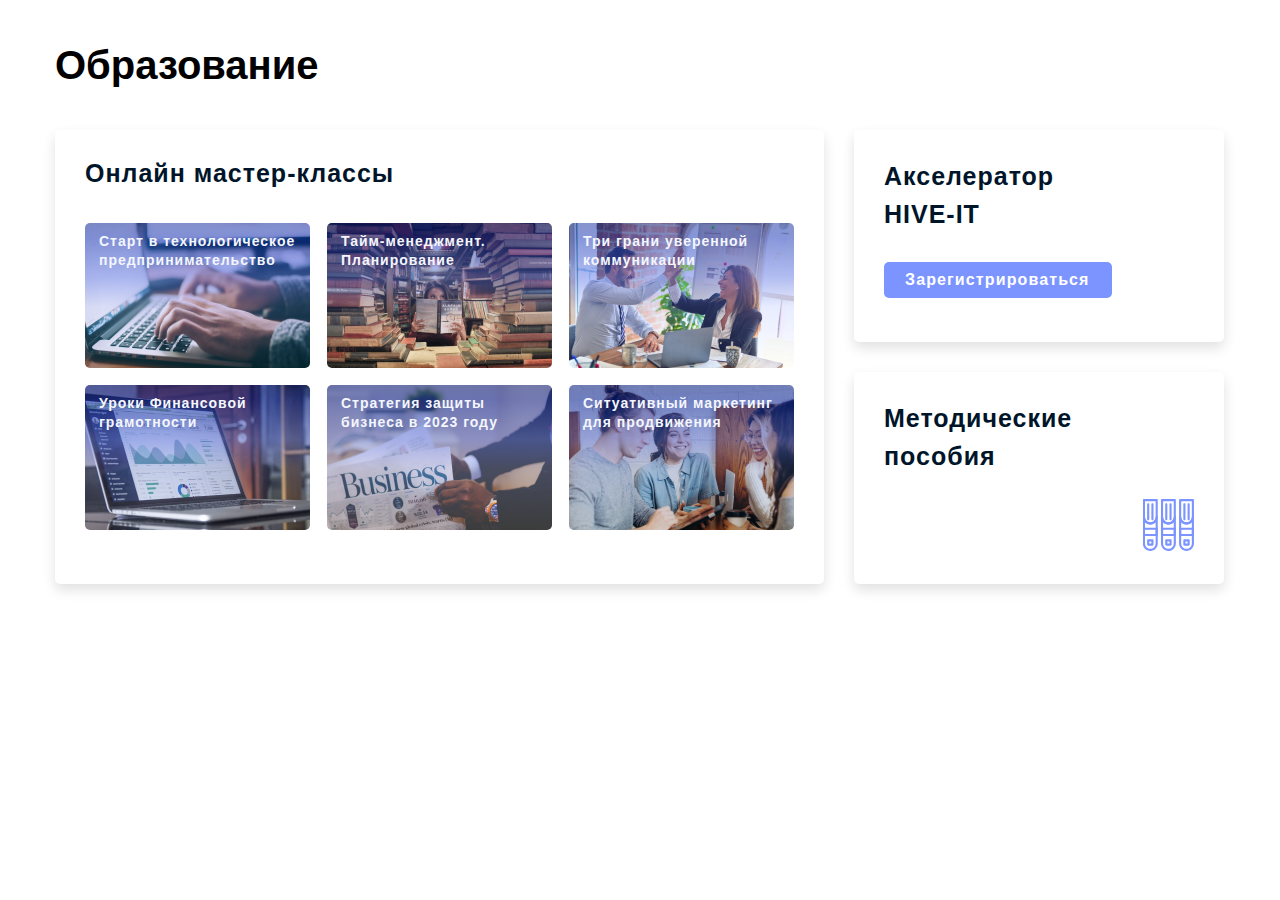
<file: education.html>
<!DOCTYPE html>
<html lang="ru">

<head>
    <meta charset="UTF-8">
    <meta http-equiv="X-UA-Compatible" content="IE=edge">
    <meta name="viewport" content="width=device-width, initial-scale=1.0">
    <link rel="stylesheet" href="./pages/education.css">
    <title>Образование</title>
</head>

<body class="root">
    <main class="page">
        <section class="education">
            <h1 class="section-title">Образование</h1>
            <div class="education__container">
                <div class="education__wrapper">
                    <h2 class="education__title education__title_nomargin">Онлайн мастер-классы</h2>
                    <ul class="education__list">
                        <li class="education__item">
                            <a class="education__overlay" target="_blank" href="#">
                                <p class="education__description"> Старт в технологическое предпринимательство</p>
                            </a>
                        </li>
                        <li class="education__item">
                            <a class="education__overlay" target="_blank" href="#">

                                <p class="education__description">
                                    Тайм-менеджмент. Планирование
                                </p>
                            </a>

                        </li>
                        <li class="education__item">
                            <a class="education__overlay" target="_blank" href="#">

                                <p class="education__description">
                                    Три грани уверенной коммуникации
                                </p>
                            </a>

                        </li>
                        <li class="education__item">
                            <a class="education__overlay" target="_blank" href="#">

                                <p class="education__description">
                                    Уроки Финансовой грамотности
                                </p>
                            </a>

                        </li>
                        <li class="education__item">
                            <a class="education__overlay" target="_blank" href="#">

                                <p class="education__description">
                                    Стратегия защиты бизнеса в 2023 году
                                </p>

                            </a>

                        </li>
                        <li class="education__item">
                            <a class="education__overlay" target="_blank" href="#">

                                <p class="education__description">
                                    Ситуативный маркетинг для продвижения
                                </p>
                            </a>

                        </li>

                    </ul>
                </div>
                <div class="education__wrapper-column">
                    <div class="education__accelerator">
                        <h2 class="education__title">Акселератор
                            HIVE-IT</h2>
                        <a href="https://hive.rea.ru/accelerator-form/" target="_blank"
                            class="education__button">Зарегистрироваться</a>
                    </div>
                    <div class="education__method">
                        <h2 class="education__title">Методические
                            пособия</h2>
                        <a href="#" class="education__link"></a>
                    </div>
                </div>
            </div>


        </section>
    </main>

</body>

</html>
</file>
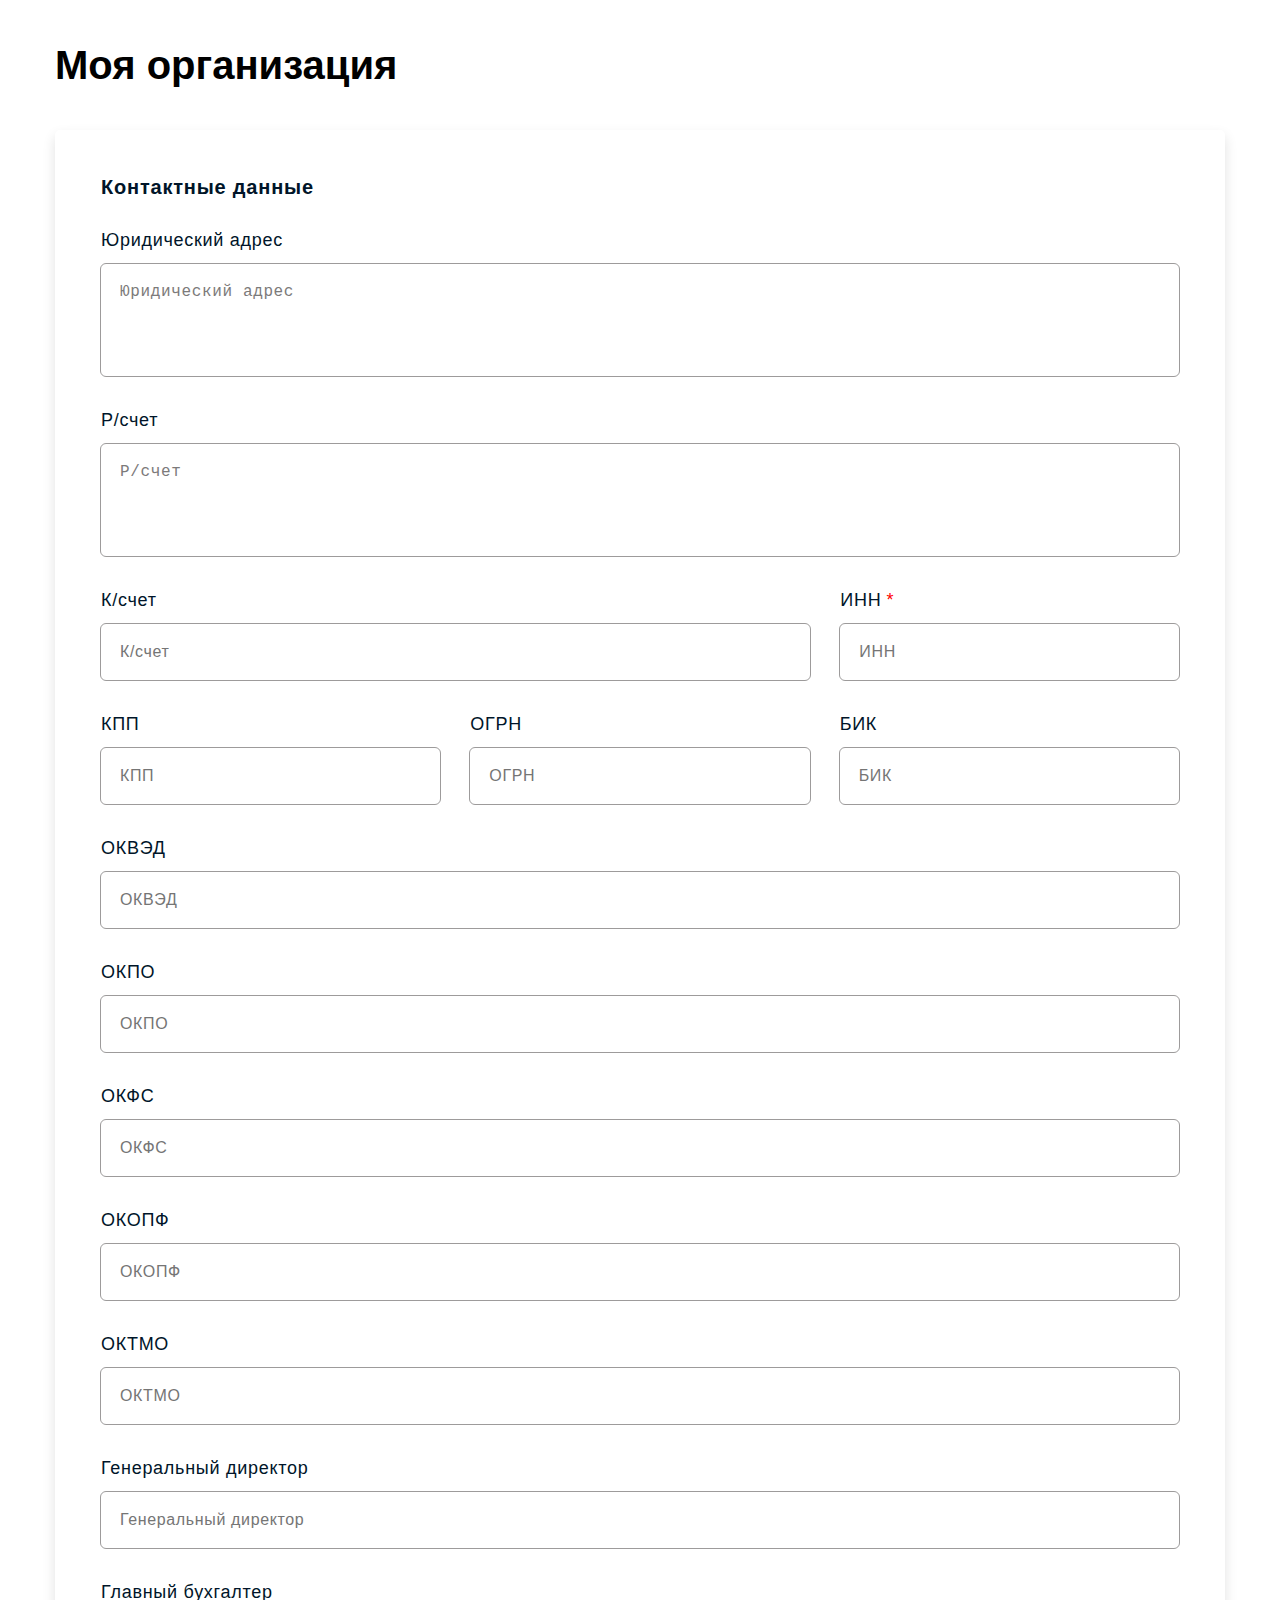
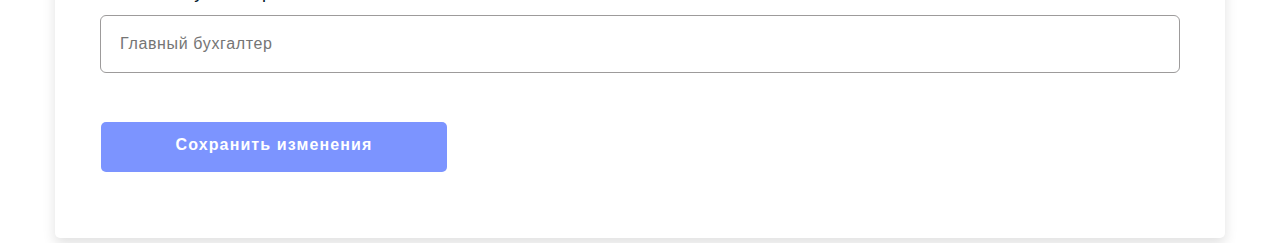
<file: my-organisation.html>
<!DOCTYPE html>
<html lang="ru">

<head>
    <meta charset="UTF-8">
    <meta http-equiv="X-UA-Compatible" content="IE=edge">
    <meta name="viewport" content="width=device-width, initial-scale=1.0">
    <link rel="stylesheet" href="./pages/my-organisation.css">
    <title>Моя организация</title>
</head>

<body class="root">
    <main class="page">
        <h1 class="section-title">Моя организация</h1>
        <form class="organisation-form" action="#">
            <h2 class="organisation-form__title">Контактные данные</h2>
            <label class="organisation-form__label" for="juridical-input">Юридический адрес</label>
            <textarea class=" organisation-form__input" name="organisation-form-jurididcal" id="juridical-input"
                rows="3">Юридический адрес</textarea>
            <label class="organisation-form__label for=" for="payment-input">Р/счет </label>
            <textarea class=" organisation-form__input" name="organisation-payment" id="payment-input"
                rows="3">Р/счет </textarea>
            <ul class="organisation-form__wrapper">
                <li>
                    <label class="organisation-form__label" for="correspondent-input">К/счет </label>
                    <input class="organisation-form__input" placeholder="К/счет"
                        name="organisation-corresponden-account" id="correspondent-input" type="text">
                </li>
                <li>
                    <label class="organisation-form__label organisation-form__label_star" for="inn-input">ИНН</label>
                    <input class="organisation-form__input" placeholder="ИНН" name="organisation-form-inn"
                        id="inn-input" required type="text">
                </li>
            </ul>
            <ul class="organisation-form__wrapper organisation-form__wrapper_flex">
                <li>
                    <label class="organisation-form__label" for="kpp-input">КПП</label>
                    <input class="organisation-form__input" placeholder="КПП" name="organisation-form-kpp"
                        id="kpp-input" type="text">
                </li>
                <li>
                    <label class="organisation-form__label" for="ogrn-input">ОГРН</label>
                    <input class="organisation-form__input" placeholder="ОГРН" id="ogrn-input"
                        name="organisation-form-ogrn" type="text">
                </li>
                <li>
                    <label class="organisation-form__label" for="bik-input">БИК</label>
                    <input class="organisation-form__input" placeholder="БИК" name="organisation-form-bik"
                        id="bik-input" type="text">
                </li>
            </ul>
            <label class="organisation-form__label" for="okvd-input">ОКВЭД</label>
            <input class="organisation-form__input" placeholder="ОКВЭД" id="okvd-input" name="organisation-form-okvd"
                type="text">
            <label class="organisation-form__label" for="okpo-input">ОКПО</label>
            <input class="organisation-form__input" placeholder="ОКПО" id="okpo-input" name="organisation-form-okpo"
                type="text">
            <label class="organisation-form__label" for="okfs-input">ОКФС</label>
            <input class="organisation-form__input" placeholder="ОКФС" id="okfs-input" name="organisation-form-okfs"
                type="text">
            <label class="organisation-form__label" for="okopf-input">ОКОПФ</label>
            <input class="organisation-form__input" placeholder="ОКОПФ" id="okopf-input" name="organisation-form-okopf"
                type="text">
            <label class="organisation-form__label" for="oktmo-input">ОКТМО</label>
            <input class="organisation-form__input" placeholder="ОКТМО" id="oktmo-input" name="organisation-form-oktmo"
                type="text">
            <label class="organisation-form__label" for="director-input">Генеральный директор</label>
            <input class="organisation-form__input" placeholder="Генеральный директор" id="director-input"
                name="organisation-form-director" type="text">
            <label class="organisation-form__label" for="bookkeeper-input">Главный бухгалтер</label>
            <input class="organisation-form__input" placeholder="Главный бухгалтер" id="bookkeeper-input"
                name="organisation-form-bookkeeper" type="text">
            <button type="submit" class="organisation-form__submit-button">Сохранить изменения</button>
        </form>
    </main>
</body>

</html>
</file>
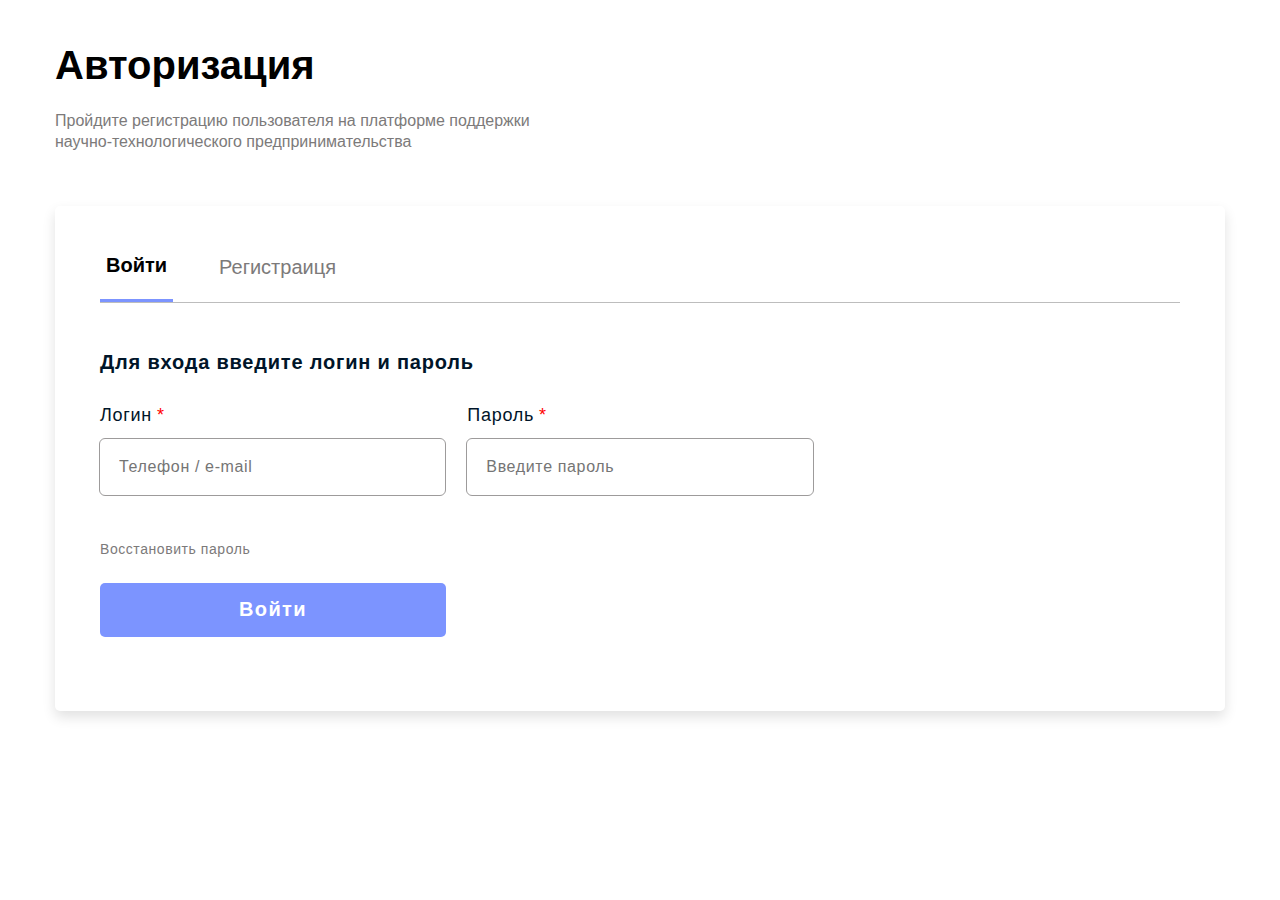
<file: registration.html>
<!DOCTYPE html>
<html lang="en">

<head>
    <meta charset="UTF-8">
    <meta http-equiv="X-UA-Compatible" content="IE=edge">
    <meta name="viewport" content="width=device-width, initial-scale=1.0">
    <link rel="stylesheet" href="./pages/registration.css">
    <title>Вход/Регистраиця</title>
</head>

<body class="root">
    <main class="page">
        <section class="registration">
            <h1 class="section-title">Авторизация</h1>
            <h2 class="section-description">Пройдите регистрацию пользователя на платформе поддержки
                научно-технологического предпринимательства</h2>
            <div class="registration__content">
                <ul class="registration__tabs">
                    <button data-tabs-path="Authorization"
                        class="registration__tabs-button registration__tabs-button_active">Войти</button>
                    <button data-tabs-path="Registration" class="registration__tabs-button">Регистраиця</button>

                </ul>
                <div data-tabs-target="Authorization"
                    class="registration__tabs-content registration__tabs-content_active">
                    <form class="registration__form" action="#">

                        <h3 class="form-title">Для входа введите логин и пароль</h3>
                        <ul class="registration__list">
                            <li>
                                <label class="registration__label" for="">Логин</label>
                                <input class="registration__input" placeholder="Телефон / e-mail" type="text">
                            </li>
                            <li>
                                <label class="registration__label" for="">Пароль</label>
                                <input class="registration__input" placeholder="Введите пароль" type="text">
                            </li>
                        </ul>
                        <a class="registration__link" href="">Восстановить пароль</a>
                        <button type="submit" class="registration__submit-button">Войти</button>
                    </form>
                </div>

                <div data-tabs-target="Registration" class="registration__tabs-content">
                    <form class="registration__form" action="#">

                        <h3 class="form-title">Контактные данные</h3>
                        <ul class="registration__list">
                            <li>
                                <label class="registration__label" for="">Имя</label>
                                <input class="registration__input" placeholder="Имя" type="text">
                            </li>
                            <li>
                                <label class="registration__label" for="">Фамилия</label>
                                <input class="registration__input" placeholder="Фамилия" type="text">
                            </li>
                            <li>
                                <label class="registration__label" for="">Отчество</label>
                                <input class="registration__input" placeholder="Отчество" type="text">
                            </li>
                            <li>
                                <label class="registration__label" for="">Контактный телефон</label>
                                <input class="registration__input" placeholder="Контактный телефон" type="text">
                            </li>
                            <li>
                                <label class="registration__label" for="">Контактный e-mail</label>
                                <input class="registration__input" placeholder="E-mail" type="text">
                            </li>
                        </ul>
                        <h3 class="form-title">Пароль</h3>
                        <ul class="registration__list">
                            <li>
                                <label class="registration__label" for="">Придумайте пароль</label>
                                <input class="registration__input" placeholder="Придумайте пароль" type="text">
                            </li>
                            <li>
                                <label class="registration__label" for="">Повторите пароль</label>
                                <input class="registration__input" placeholder="Повторите пароль" type="text">
                            </li>
                        </ul>

                        <button type="submit" class="registration__submit-button">Отправить заявку</button>
                    </form>
                </div>

            </div>



        </section>

    </main>
    <script src="./scripts/registration-script.js"></script>
</body>

</html>
</file>
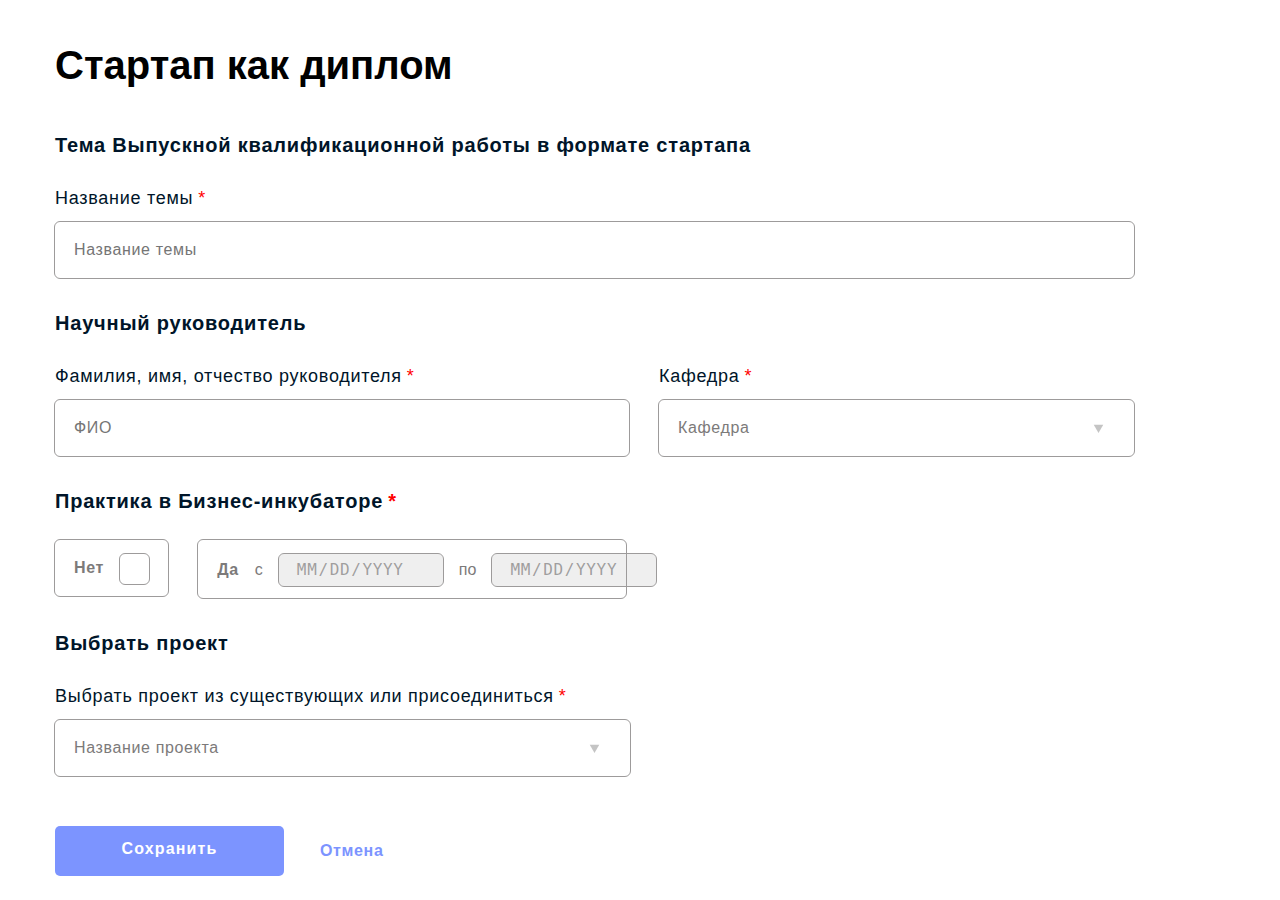
<file: startup-form.html>
<!DOCTYPE html>
<html lang="ru">

<head>
    <meta charset="UTF-8">
    <meta http-equiv="X-UA-Compatible" content="IE=edge">
    <meta name="viewport" content="width=device-width, initial-scale=1.0">
    <link rel="stylesheet" href="./pages/startup-form.css">
    <title>Стартап как диплом</title>
</head>

<body class="root">
    <main class="page">
        <h1 class="section-title">Стартап как диплом</h1>
        <form class="startup-form" action="#">
            <h2 class="startup-form__title">Тема Выпускной квалификационной работы в формате стартапа</h2>
            <label for="theme-input" class="startup-form__label">Название темы</label>
            <input id="theme-input" name="startup-form-theme" placeholder="Название темы" value="" type="text" required
                class="startup-form__input">
            <h2 class="startup-form__title">Научный руководитель</h2>

            <ul class="startup-form__wrapper">
                <li>
                    <label for="fio-input" class="startup-form__label">Фамилия, имя, отчество руководителя</label>
                    <input id="fio-input" class="startup-form__input" name="startup-form-fio" placeholder="ФИО" required
                        value="" type="text">
                </li>
                <li>
                    <label for="department-input" class="startup-form__label">Кафедра</label>
                    <select name="startup-form-department" id="department-input" class="startup-form__input" required>
                        <option value="">Кафедра</option>
                        <option value="">Что - то ещё</option>
                        <option value="">Что - то ещё</option>
                        <option value="">Что - то ещё</option>
                    </select>
                </li>
            </ul>
            <h2 class="startup-form__title startup-form__title_star">Практика в Бизнес-инкубаторе</h2>
            <ul class="startup-form__wrapper startup-form__wrapper_checkbox">
                <li>
                    <div class="startup-form__checkbox-wrapper">
                        <p class="startup-form__checkbox-text">Нет</p>
                        <input class="startup-form__input startup-form__input_checkbox" type="checkbox"
                            name="startup-form-checkbox" id="checkbox-input">
                    </div>
                </li>
                <li>
                    <div class="startup-form__date-wrapper ">
                        <p class="startup-form__date-text">Да</p>
                        c
                        <input class="startup-form__input" name="startup-form-date_from" id="date-input-from"
                            type="date">
                        по
                        <input class="startup-form__input" name="startup-form-date_to" id="date-input-to" type="date">
                    </div>
                </li>
            </ul>
            <h2 class="startup-form__title">Выбрать проект</h2>
            <label for="project-input" class="startup-form__label">Выбрать проект из существующих или
                присоединиться</label>
            <select name="startup-form-project" class="startup-form__input startup-form__input_short" required
                id="project-input">
                <option value="">Название проекта</option>
                <option value="">Что-то ещё</option>
                <option value="">Что-то ещё</option>
                <option value="">Что-то ещё</option>
                <option value="">Что-то ещё</option>
                <option value="">Что-то ещё</option>
            </select>
        </form>
        <div class="startup-form__container">
            <button type="submit" class="startup-form__submit-button">Сохранить</button>
            <button type="reset" class="startup-form__reset-button">Отмена</button>
        </div>
    </main>
</body>

</html>
</file>
<file: pages/education.css>
/* Общие стили */
@import '../education-block/root/root.css';
@import '../education-block/page/page.css';

@import '../education-block/section-title/section-title.css';
@import '../education-block/section-subtitle/section-subtitle.css';
@import '../education-block/section-subtitle/_nomargin/section-subtitle_nomargin.css';


/* Стили для элемента Онлайн мастер - классы */
@import '../education-block/education/__container/education__container.css';
@import '../education-block/education/__wrapper/education__wrapper.css';
@import '../education-block/education/__wrapper-column/education__wrapper-column.css';
@import '../education-block/education/__list/education__list.css';
@import '../education-block/education/__title/education__title.css';
@import '../education-block/education/__title/_nomargin/education__title_nomargin.css';
@import '../education-block/education/__item/education__item.css';
@import '../education-block/education/__image/education__image.css';
@import '../education-block/education/__description/education__description.css';
@import '../education-block/education/__overlay/education__overlay.css';
@import '../education-block/education/__accelerator/education__accelerator.css';
@import '../education-block/education/__button/education__button.css';
@import '../education-block/education/__link/education__link.css';
@import '../education-block/education/__method/education__method.css';
</file>
<file: pages/my-organisation.css>
/* Общие стили */
@import '../my-organisation-block/root/root.css';
@import '../my-organisation-block/page/page.css';

@import '../my-organisation-block/section-title/section-title.css';


/* Стили для форма Моя организация */
@import '../my-organisation-block/organisation-form/organisation-form.css';
@import '../my-organisation-block/organisation-form/__title/organisation-form__title.css';
@import '../my-organisation-block/organisation-form/__input/orgasisation-form__input.css';
@import '../my-organisation-block/organisation-form/__label/organisation-form__label.css';
@import '../my-organisation-block/organisation-form/__wrapper/organisation-form__wrapper.css';
@import '../my-organisation-block/organisation-form/__wrapper/_flex/organisation-form__wrapper_flex.css';
@import '../my-organisation-block/organisation-form/__label/_star/organisation-form__label_star.css';
@import '../my-organisation-block/organisation-form/__submit-button/organisation-form__submit-button.css';
</file>
<file: pages/registration.css>
/* Общие стили */
@import '../registration-block/root/root.css';
@import '../registration-block/page/page.css';

@import '../registration-block/section-title/section-title.css';
@import '../registration-block/section-description/section-description.css';

/* Стили для формы Регистрации/Авторизации */

@import '../registration-block/__form/registration__form.css';
@import '../registration-block/__input/registration__input.css';
@import '../registration-block/__label/regitstrtion__lable.css';
@import '../registration-block/__tabs/registration__tabs.css';
@import '../registration-block/__tabs-button/registration__tabs-button.css';
@import '../registration-block/__tabs-button/_active/registration__tabs-button_active.css';
@import '../registration-block/__content/registration__content.css';
@import '../registration-block/__list/registration__list.css';
@import '../registration-block/__link/registration__link.css';
@import '../registration-block/__submit-button/registration__submit-button.css';
@import '../registration-block/__tabs-content/registration__tabs-content.css';
@import '../registration-block/__tabs-content/_active/registration__tabs-content_active.css';
@import '../registration-block/form-title/form-title.css';
</file>
<file: pages/startup-form.css>
/* Общие стили */
@import '../startup-form-block/root/root.css';
@import '../startup-form-block/page/page.css';

@import '../startup-form-block/section-title/section-title.css';

/* Стили для формы Стартап как диплом */
@import '../startup-form-block/startup-form/startup-form.css';
@import '../startup-form-block/startup-form/__title/startup-form__title.css';
@import '../startup-form-block/startup-form/__title/_star/startup-form__title_star.css';
@import '../startup-form-block/startup-form/__label/startup-form__label.css';
@import '../startup-form-block/startup-form/__input/startup-form__input.css';
@import '../startup-form-block/startup-form/__wrapper/startup-form__wrapper.css';
@import '../startup-form-block/startup-form/__wrapper/_checkbox/startup-form__wrapper_checkbox.css';
@import '../startup-form-block/startup-form/__checkbox-wrapper/_wrapper/startup-form__checkbox-wrapper.css';
@import '../startup-form-block/startup-form/__checkbox-wrapper/_text/startup-form__checkbox-text.css';
@import '../startup-form-block/startup-form/__date-wrapper/startup-form__date-wrapper.css';
@import '../startup-form-block/startup-form/__input/_checkbox/startup-form__input_checkbox.css';
@import '../startup-form-block/startup-form/__date-wrapper/_text/startup-form__date-text.css';
@import '../startup-form-block/startup-form/__container/startup-form__container.css';
@import '../startup-form-block/startup-form/__submit-button/startup-form__submit-button.css';
@import '../startup-form-block/startup-form/reset-button/startup-form__reset-button.css';
@import '../startup-form-block/startup-form/__input/_short/startup-form__input_short.css';
</file>
